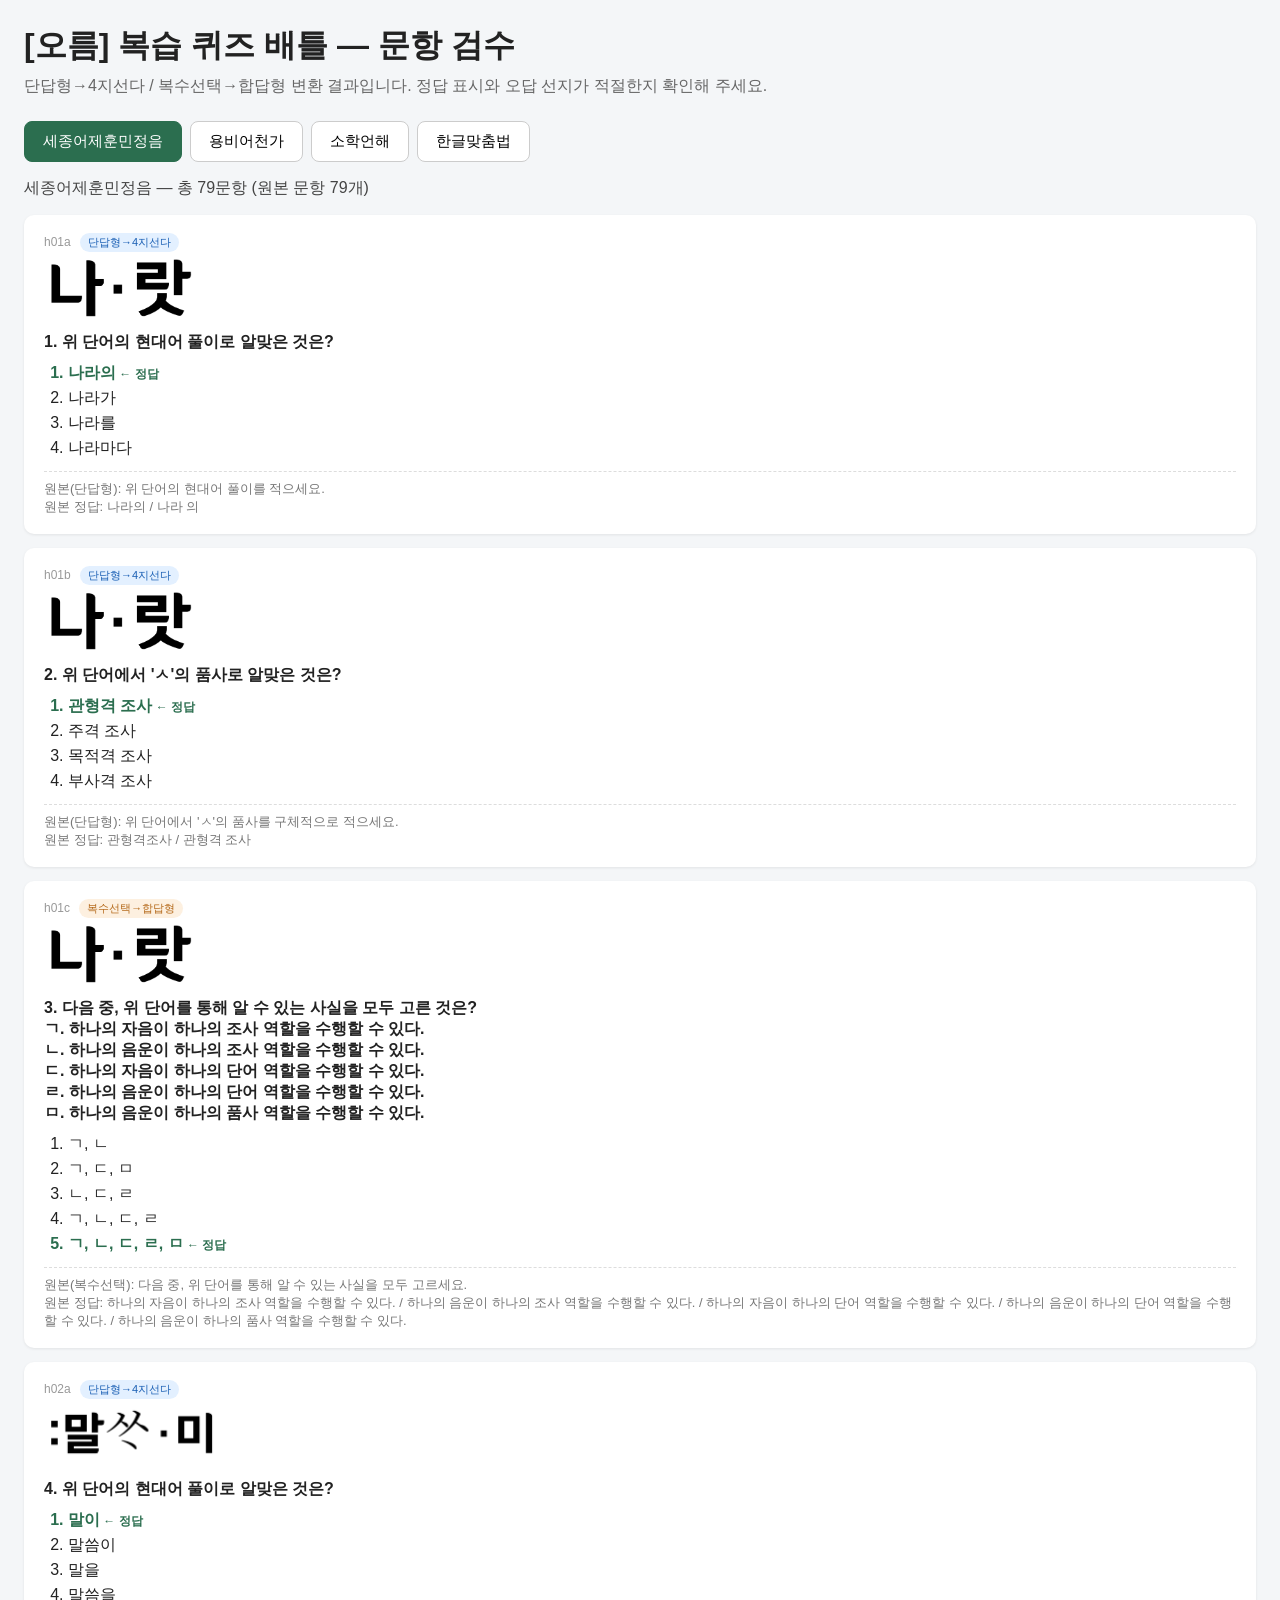
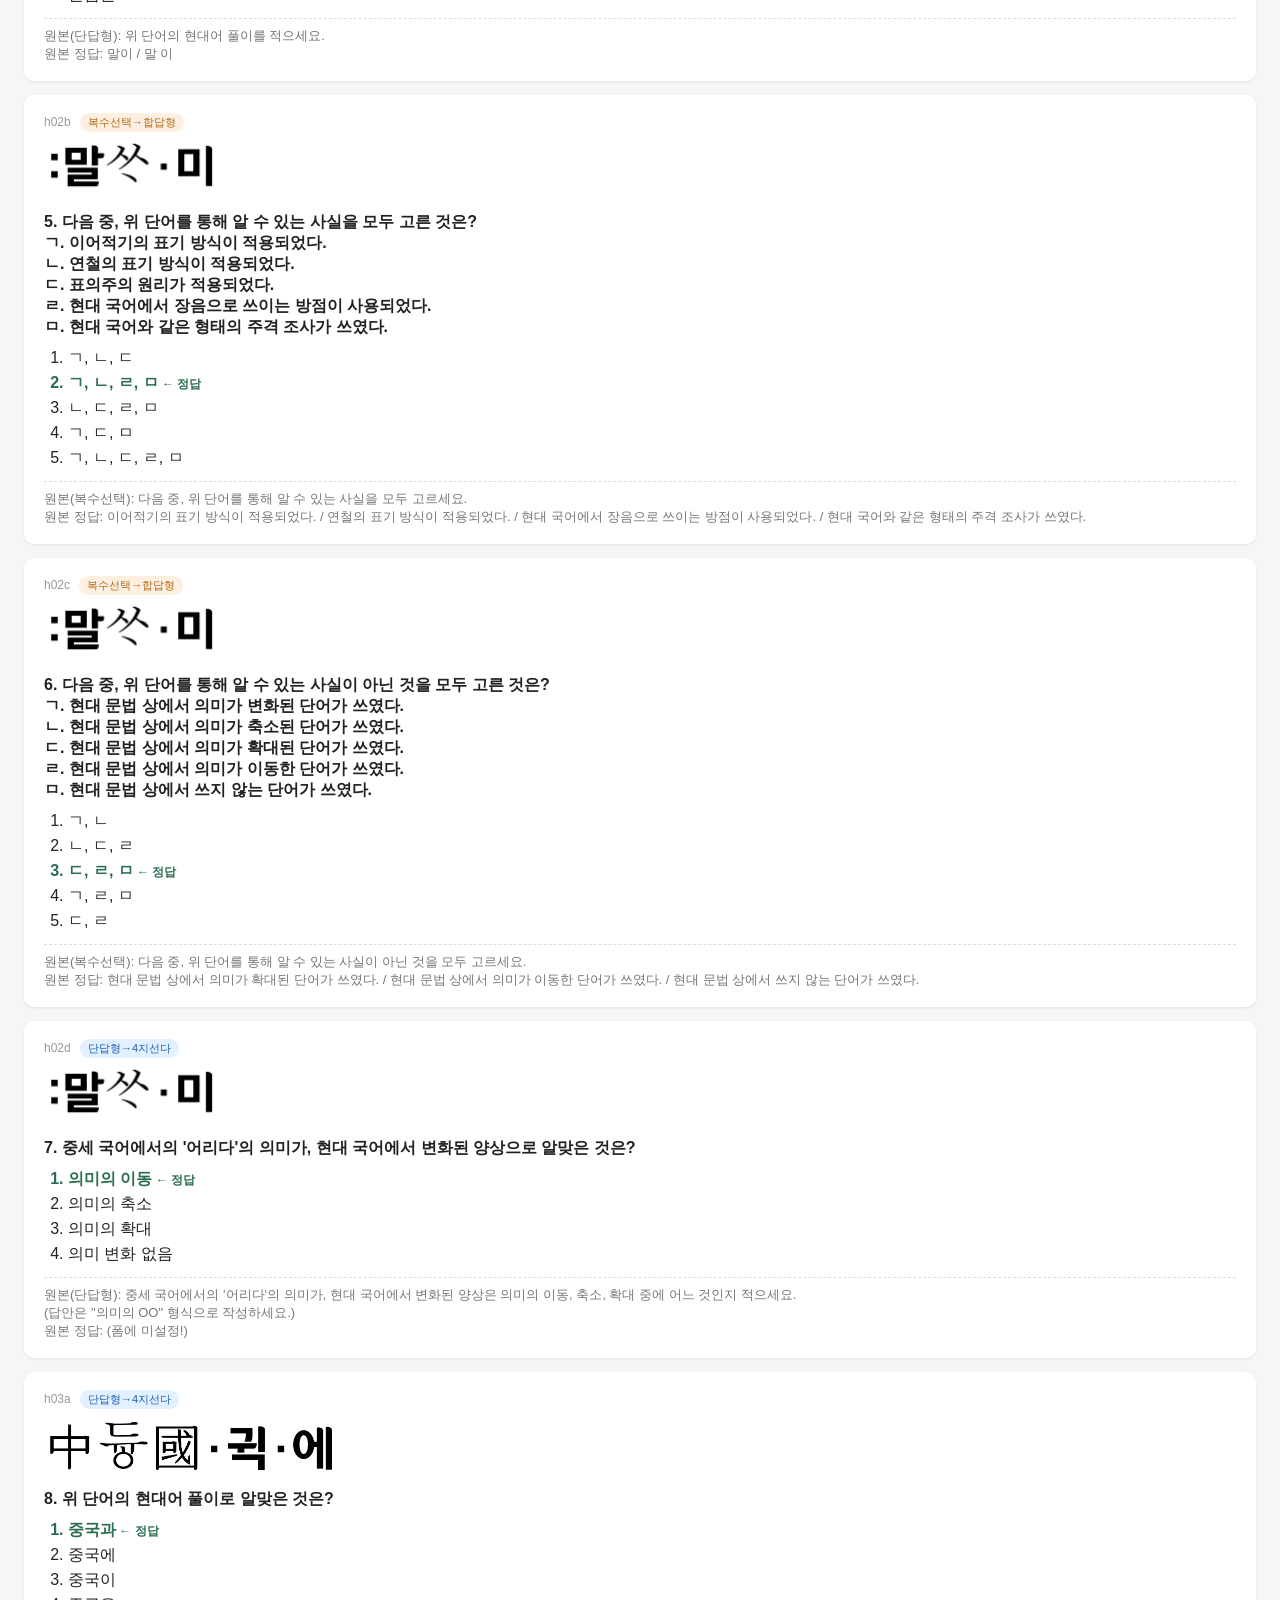
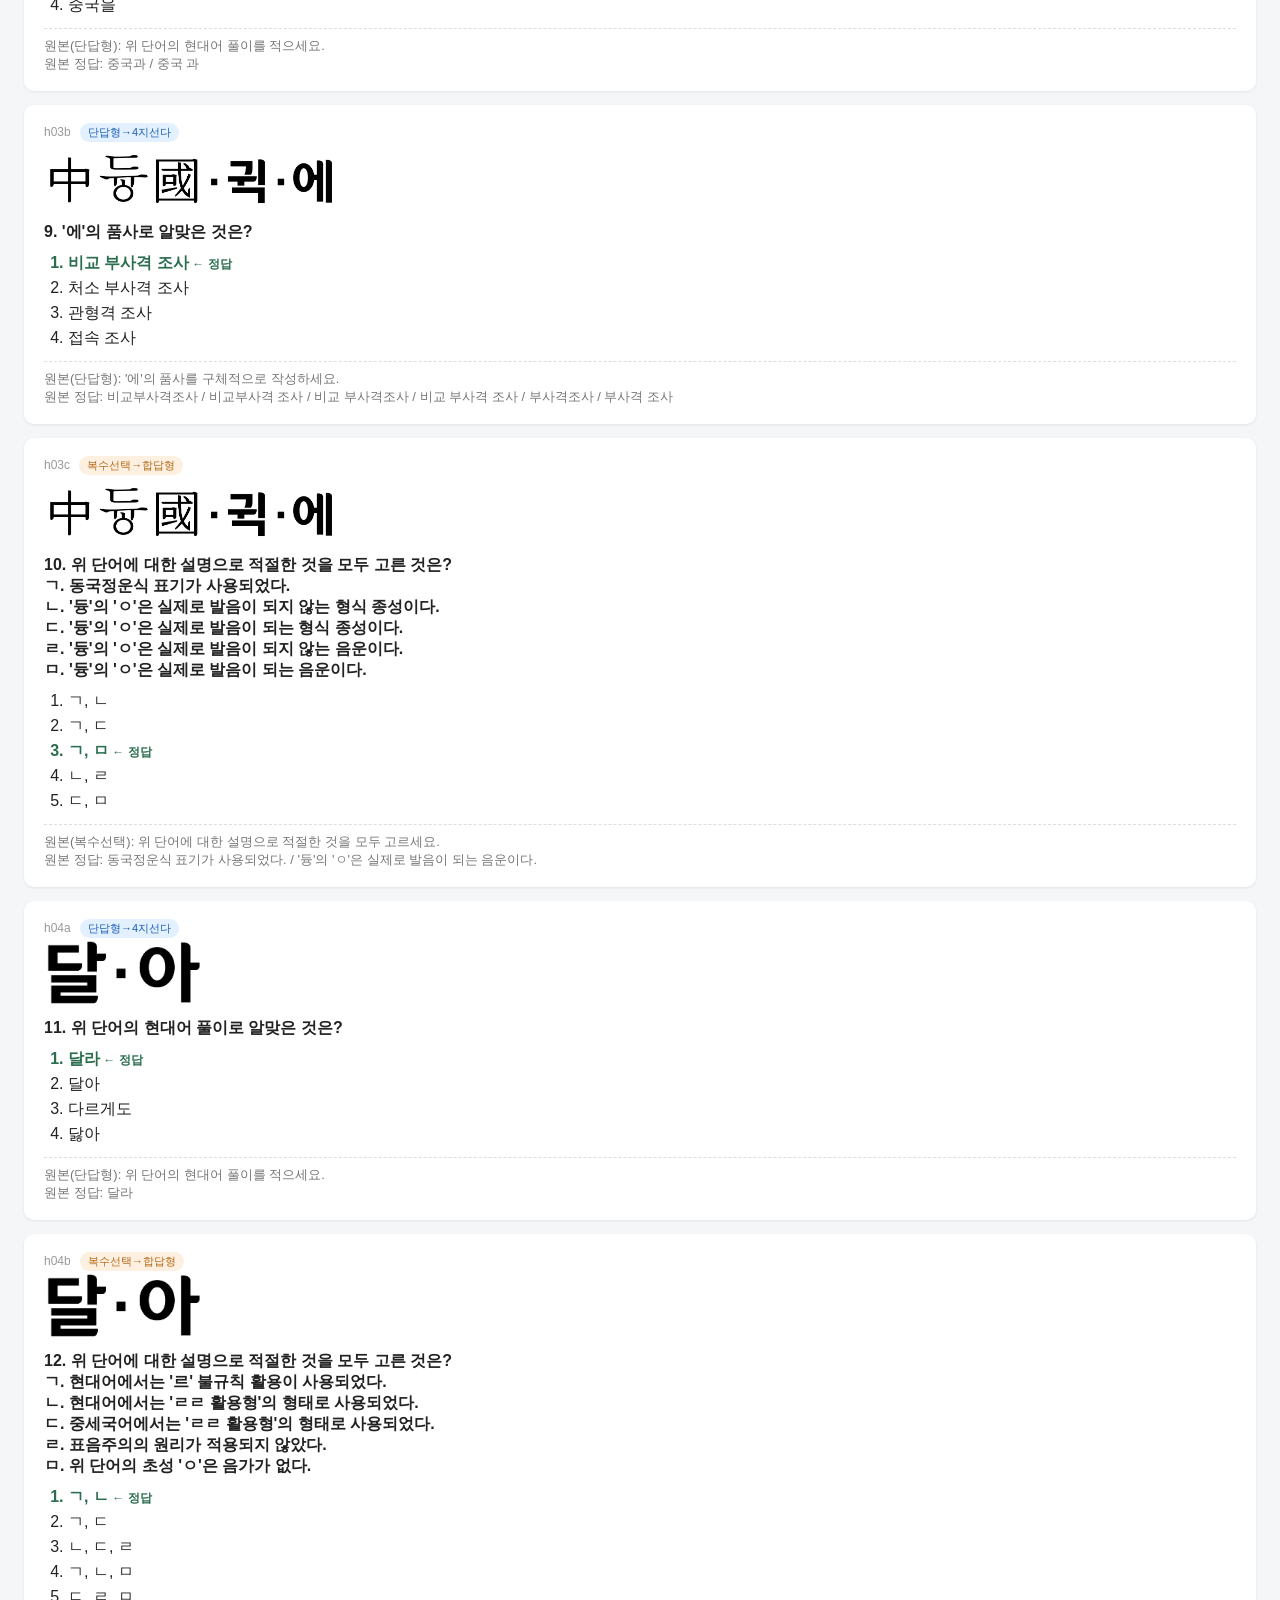
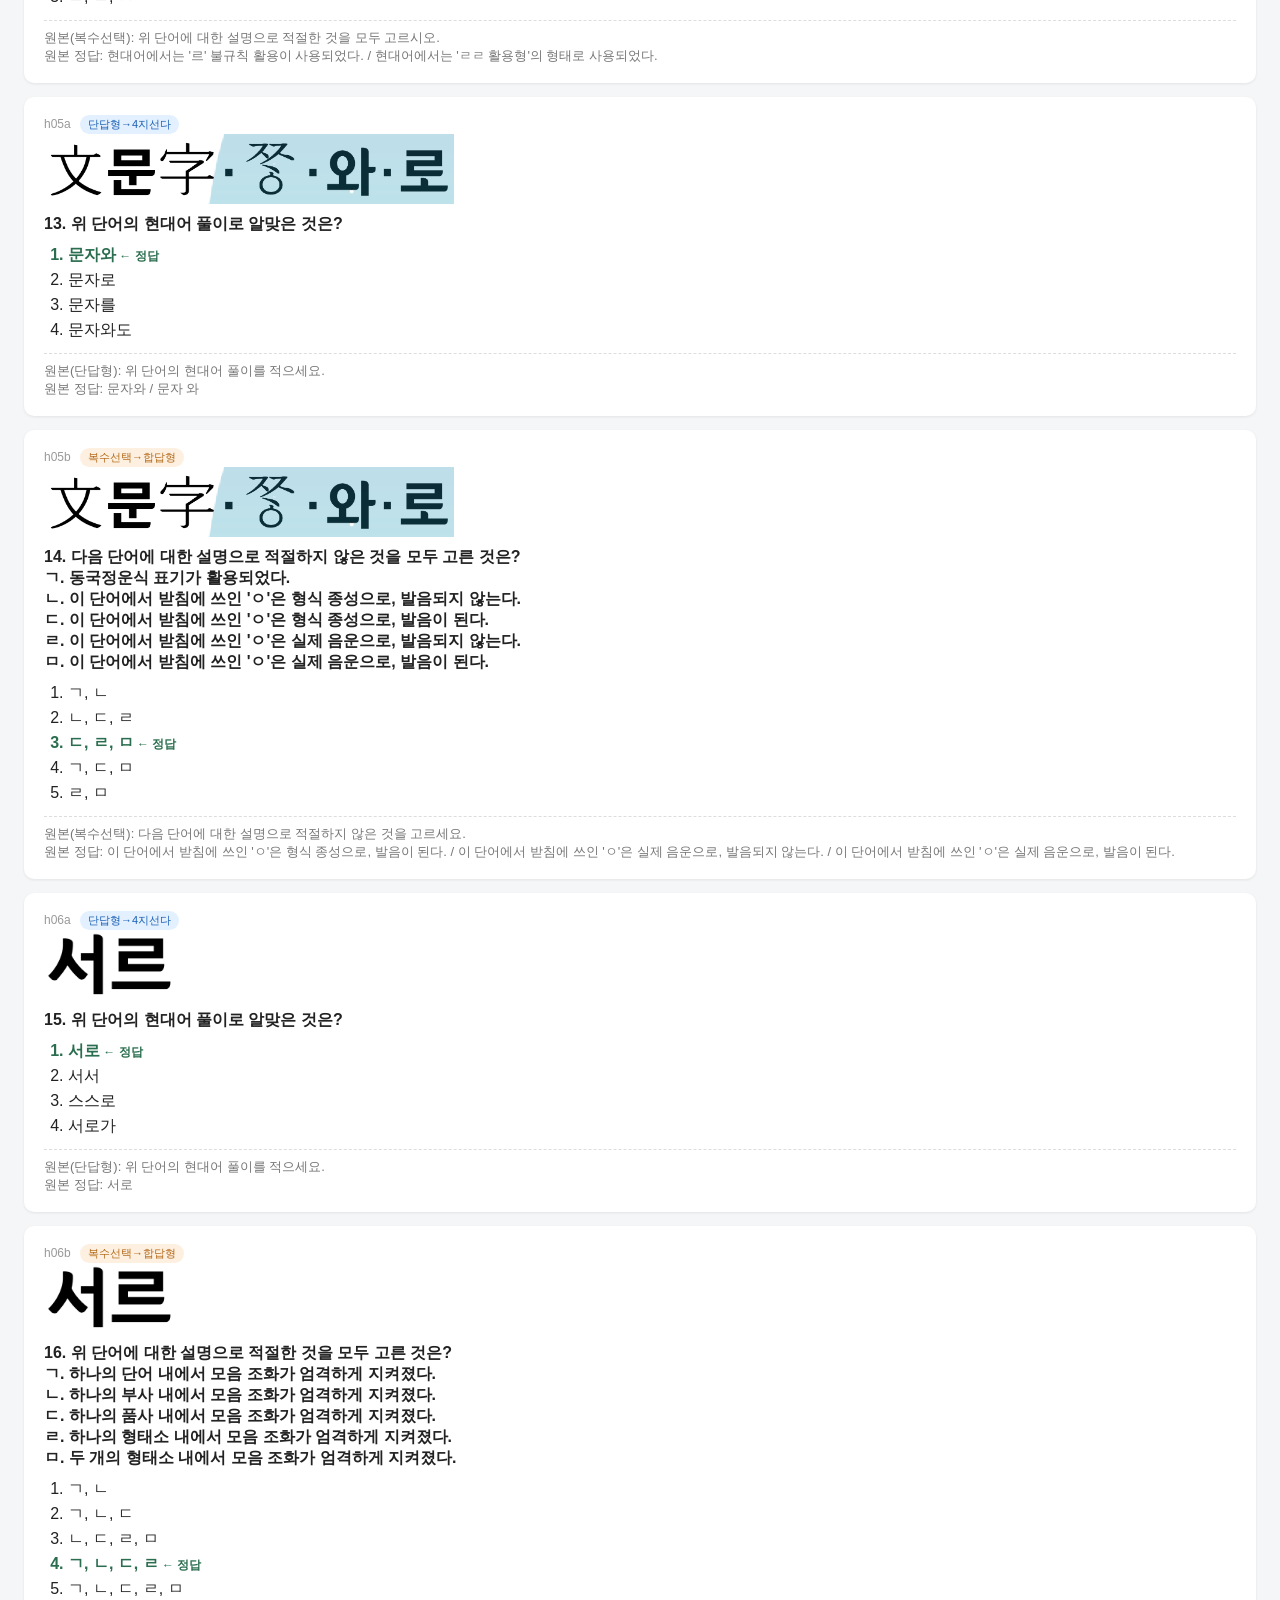
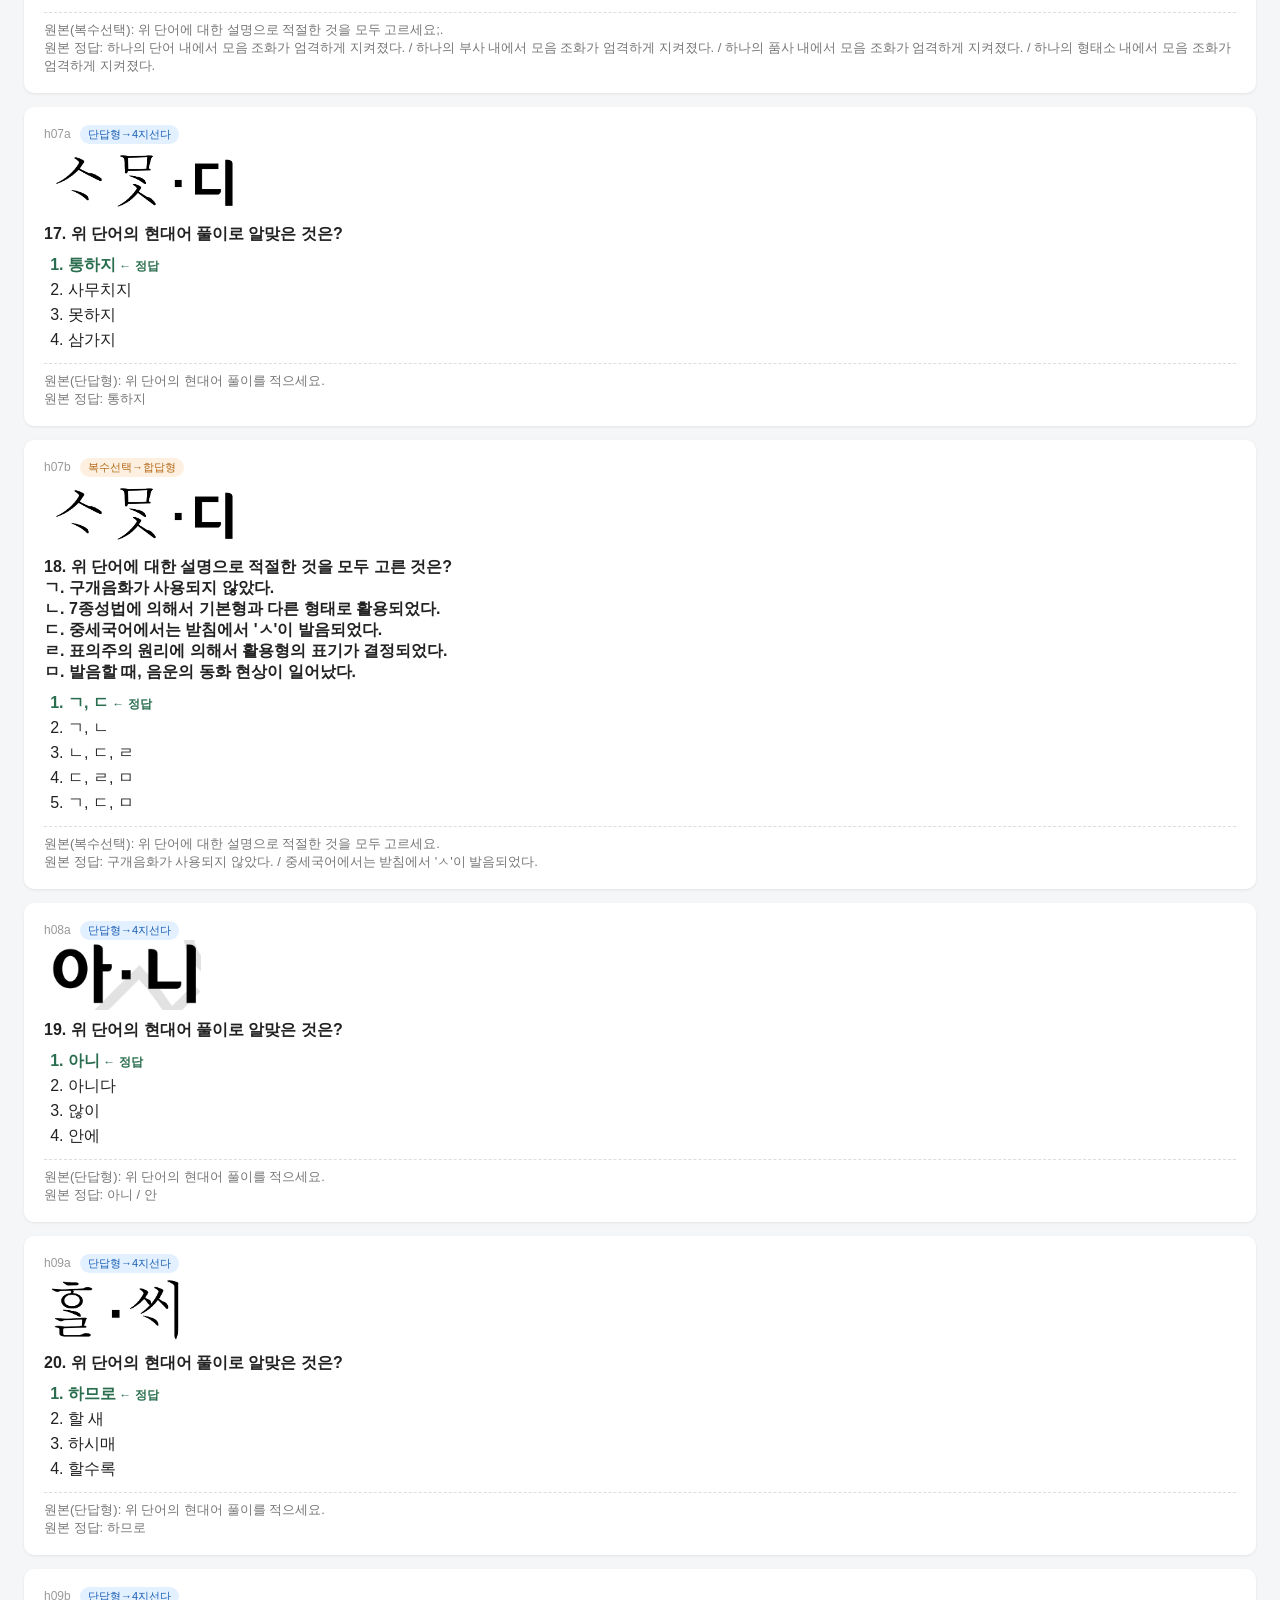
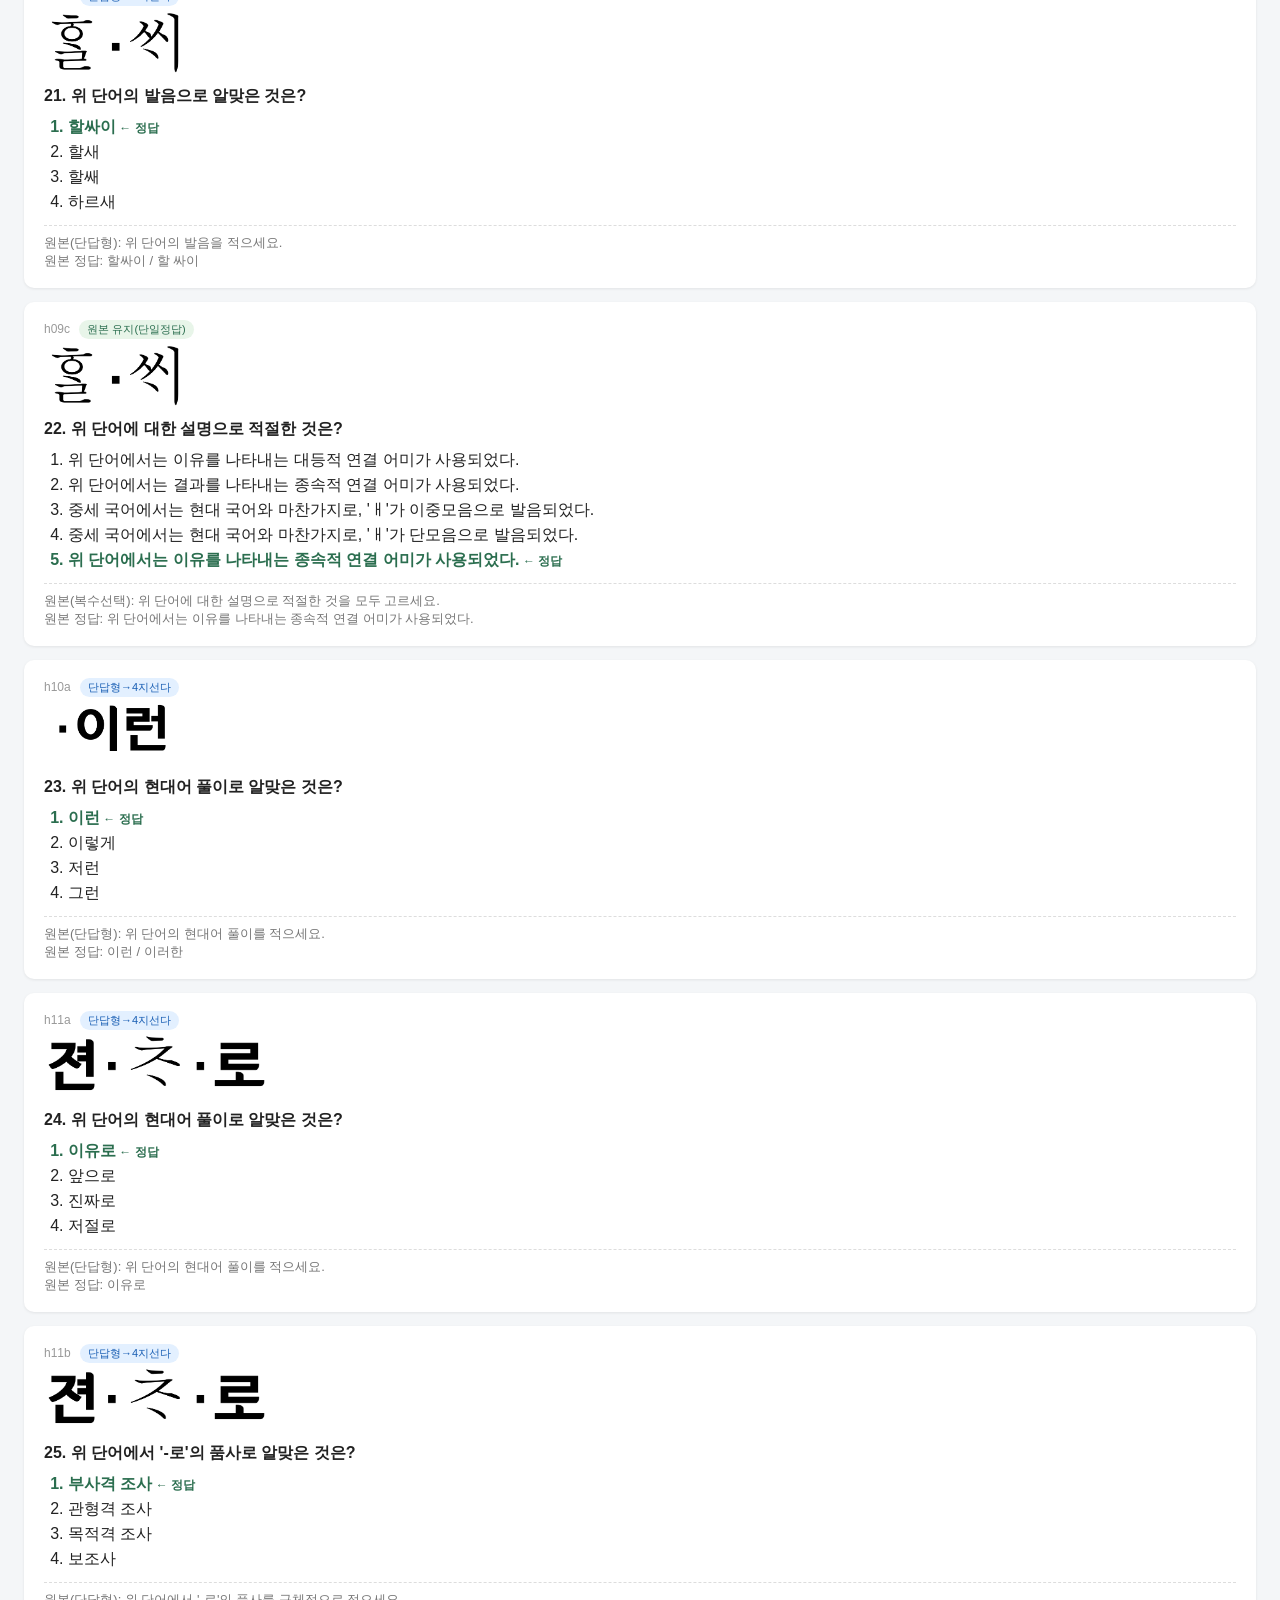
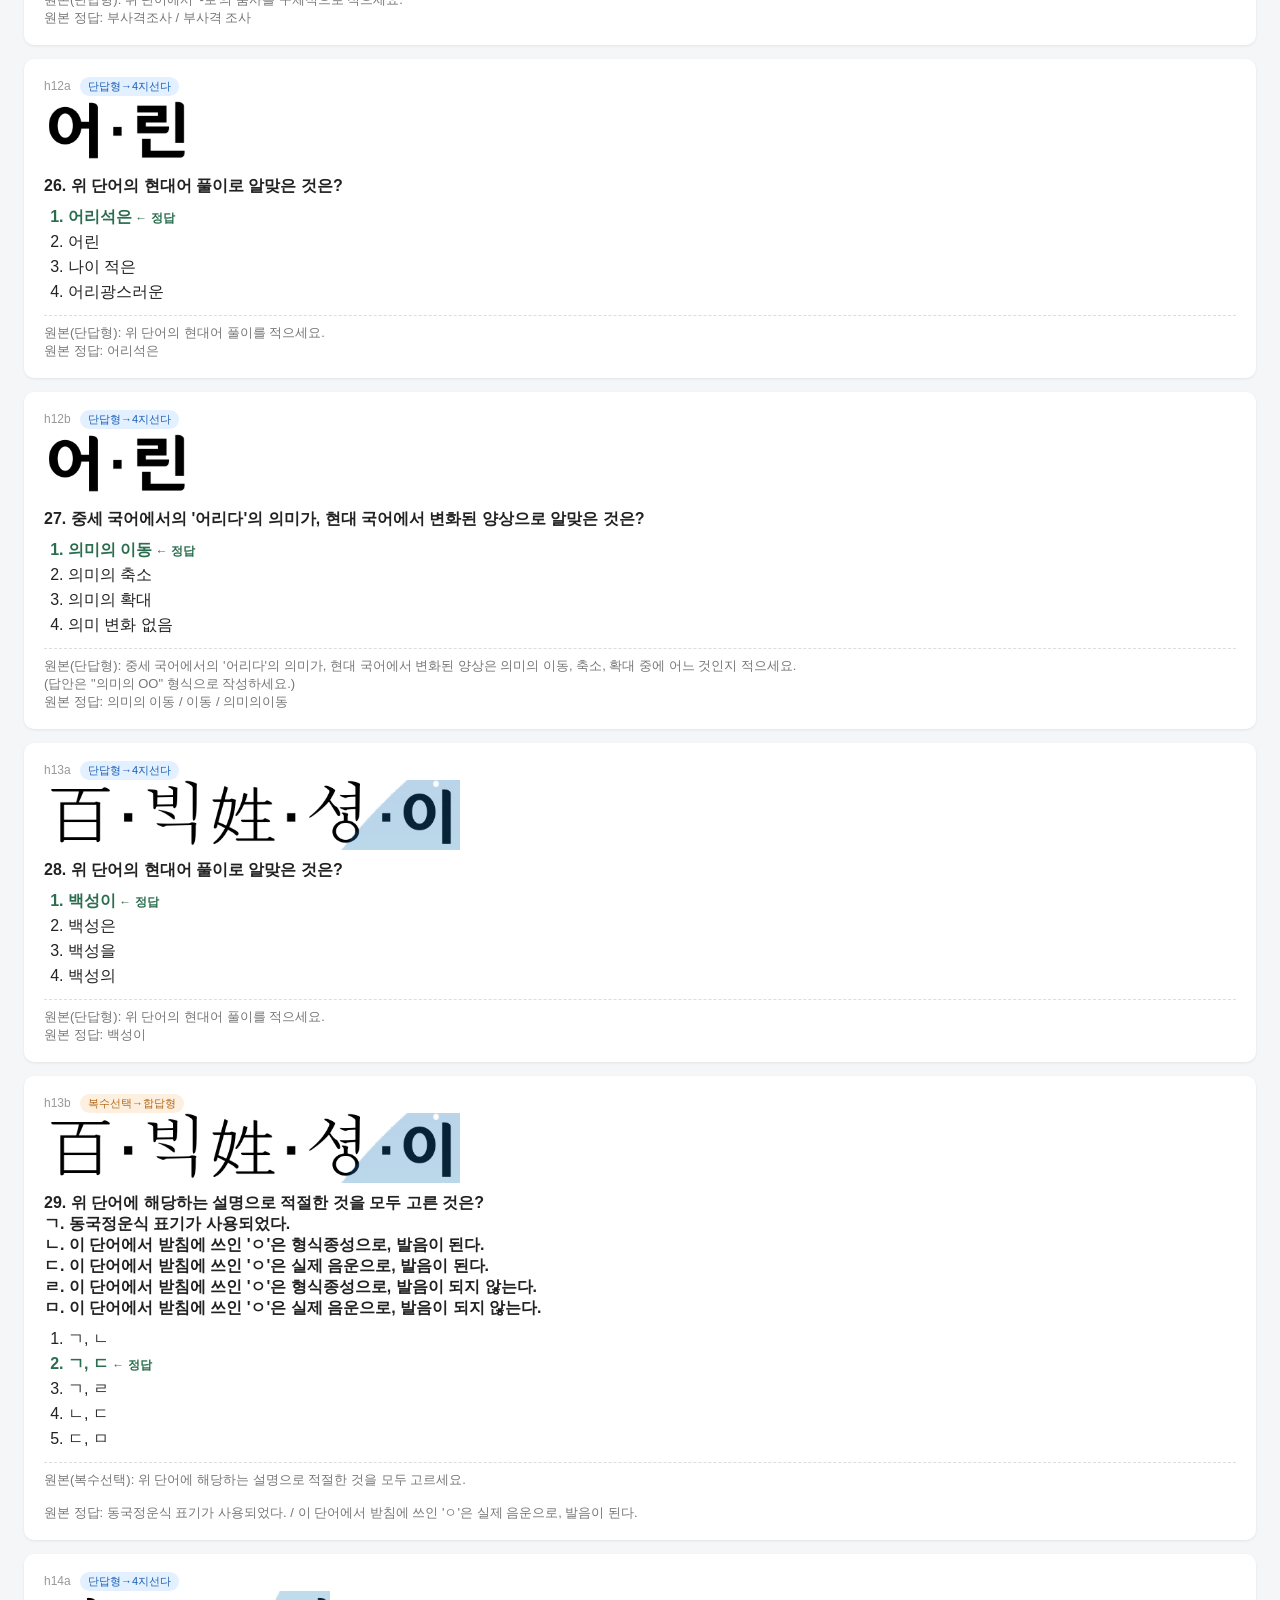
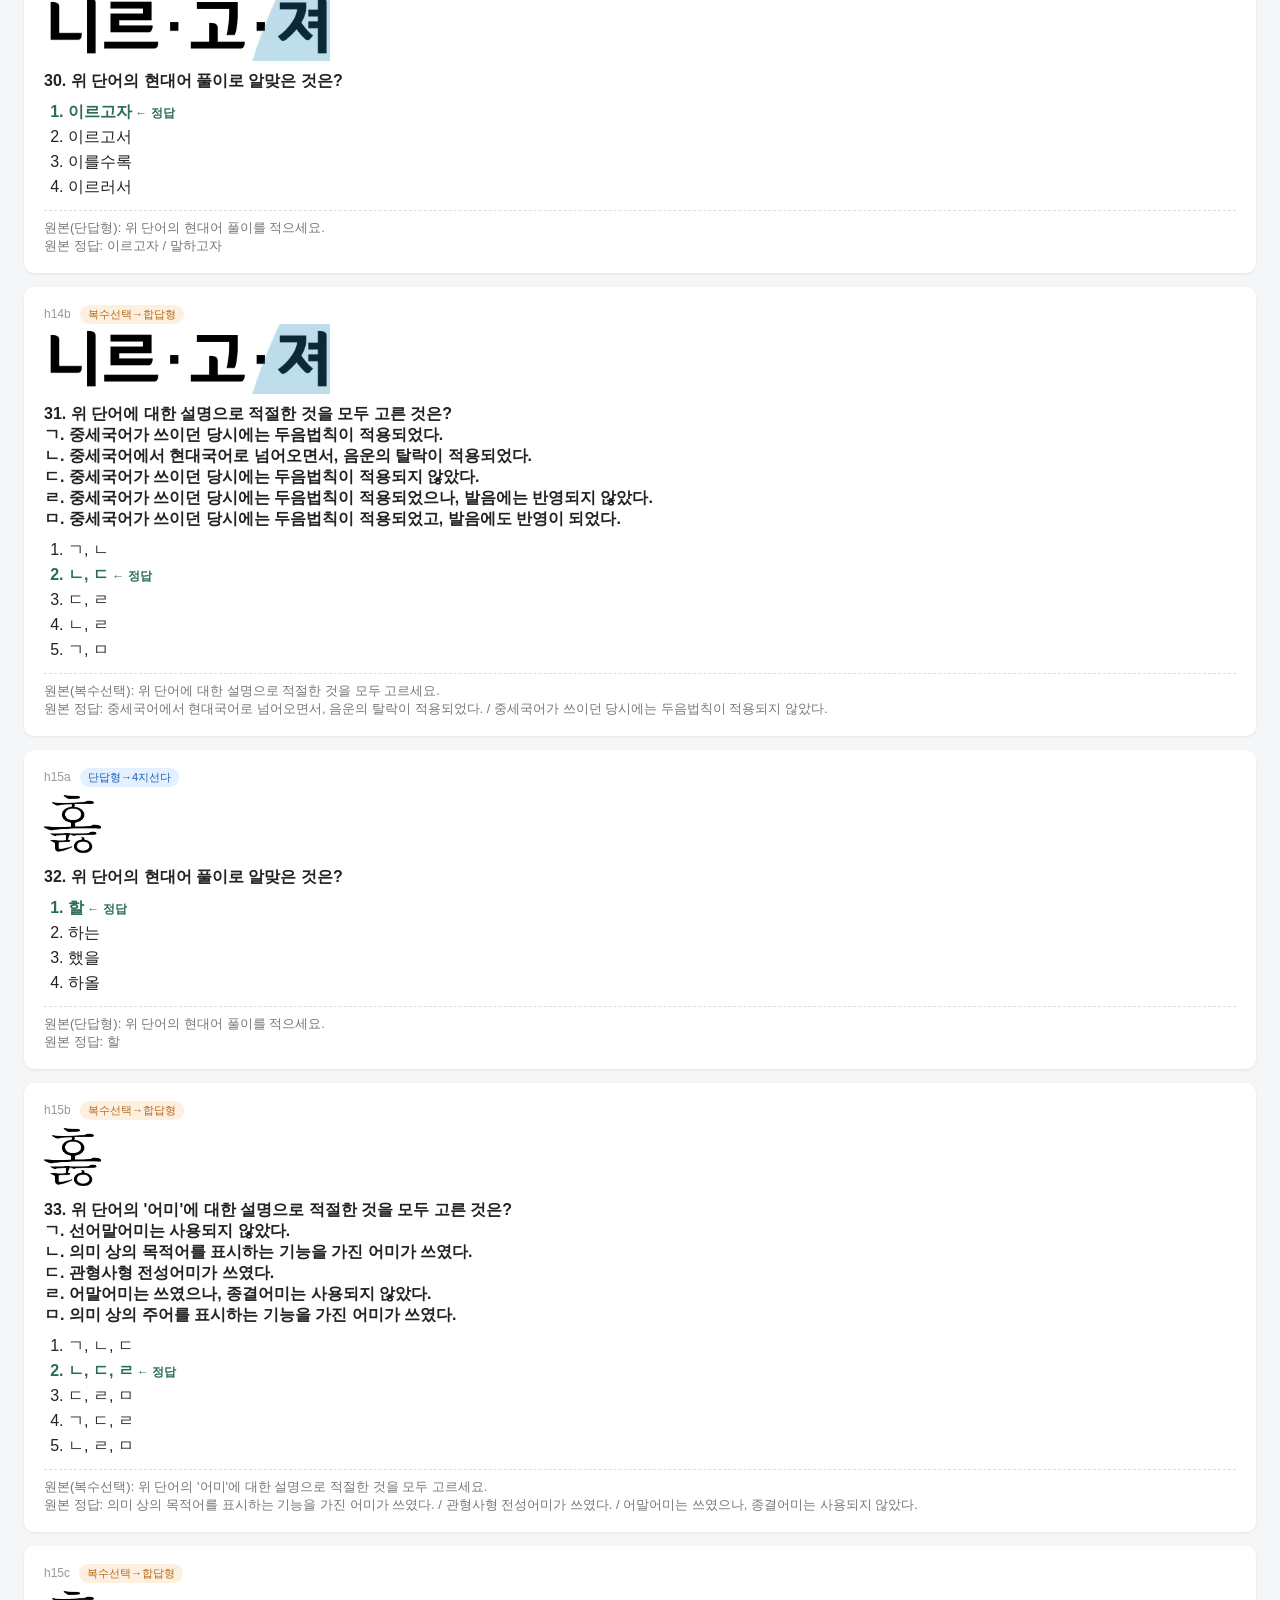
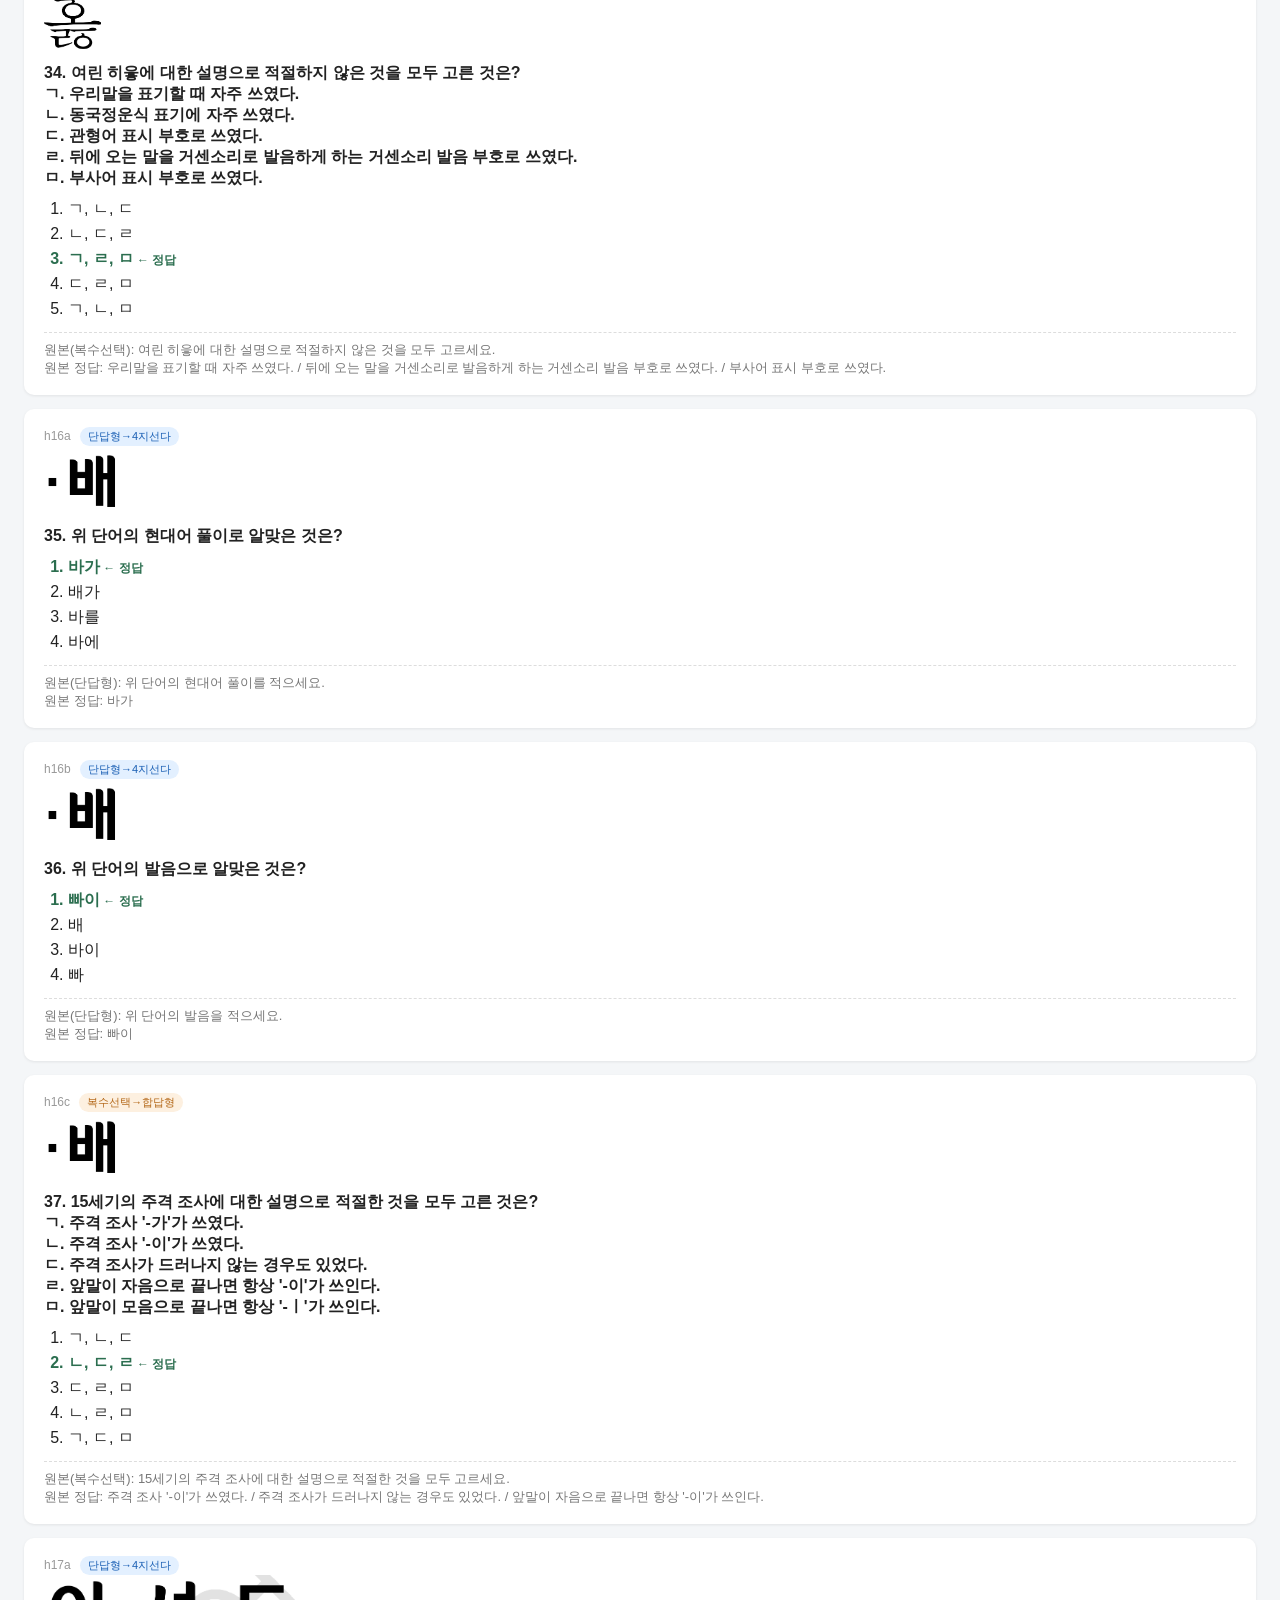
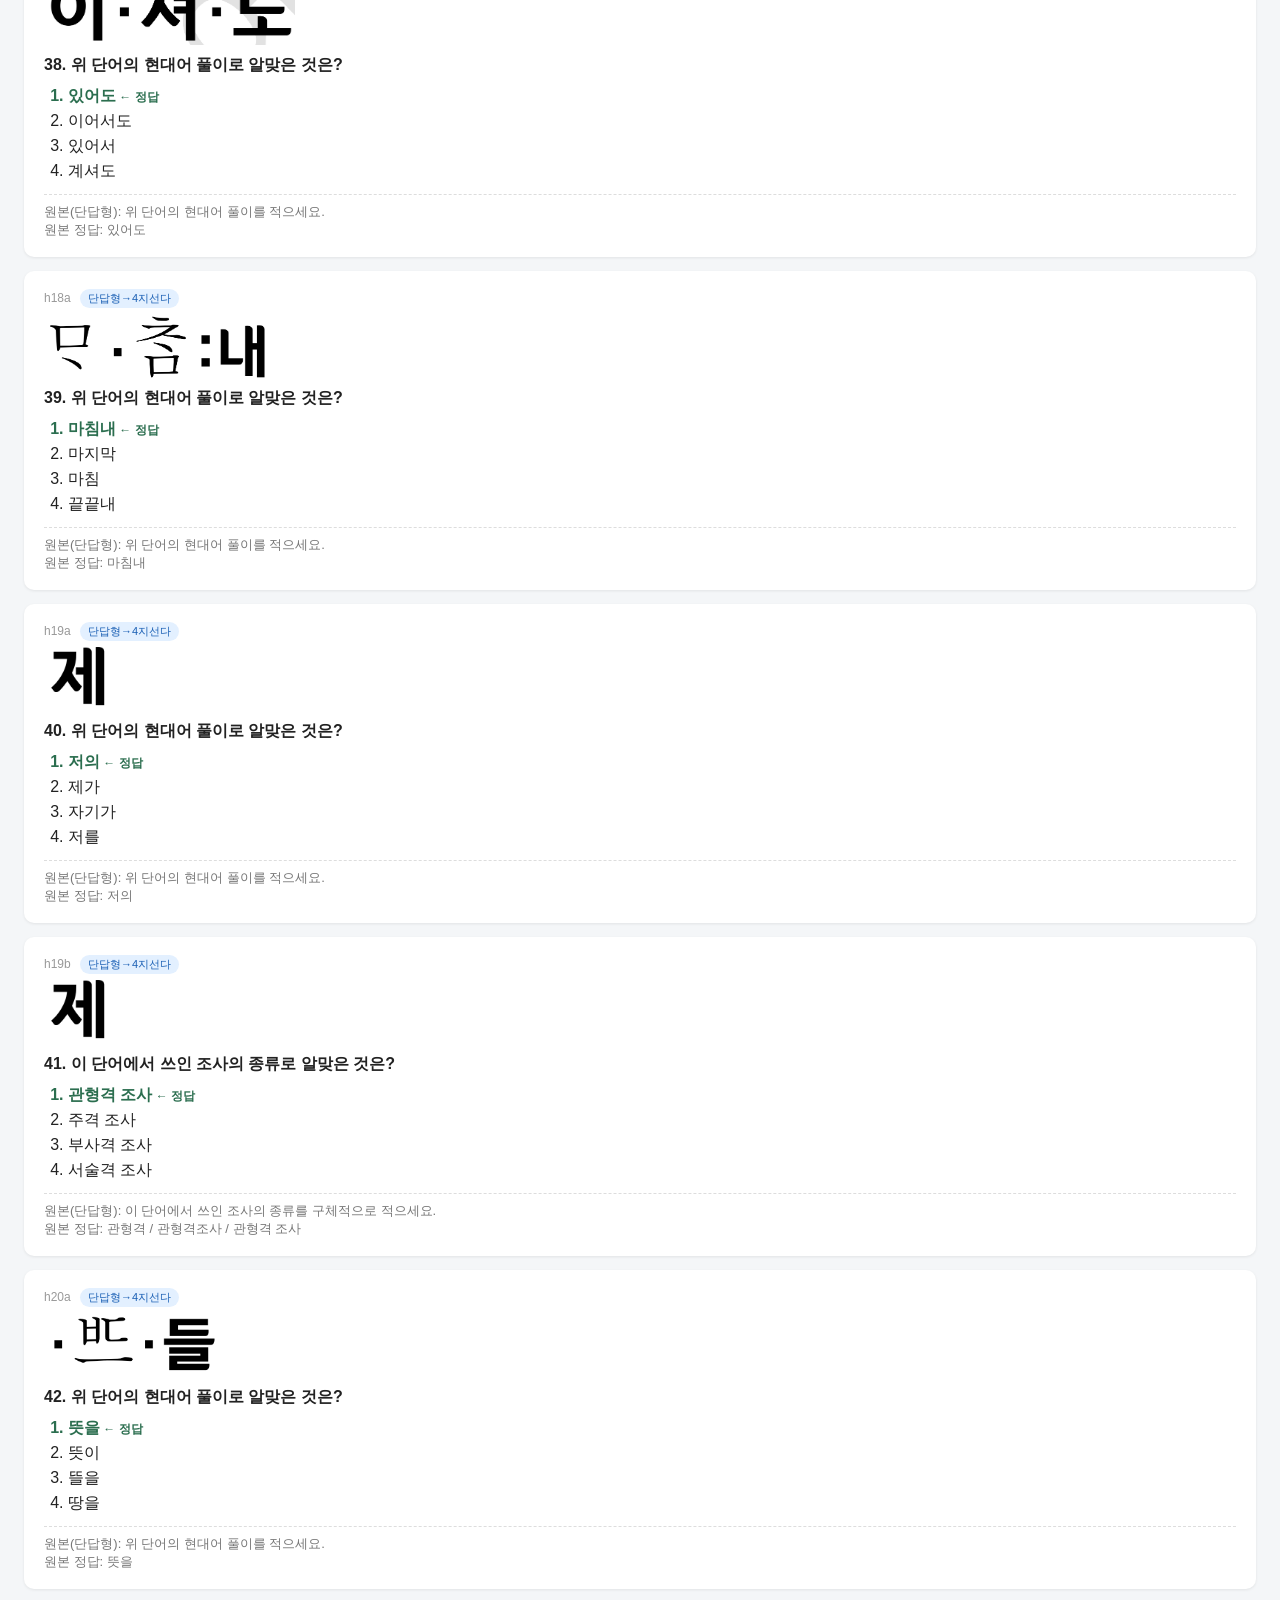
<file: review.html>
<!DOCTYPE html>
<html lang="ko">
<head>
<meta charset="UTF-8">
<meta name="viewport" content="width=device-width, initial-scale=1.0">
<title>[오름] 퀴즈 배틀 — 문항 검수</title>
<style>
  * { box-sizing: border-box; margin: 0; padding: 0; }
  body { font-family: 'Malgun Gothic', sans-serif; background: #f4f6f8; color: #222; padding: 24px; }
  h1 { margin-bottom: 8px; }
  .sub { color: #666; margin-bottom: 24px; }
  nav button { padding: 10px 18px; margin-right: 8px; border: 1px solid #ccc; background: #fff; border-radius: 8px; cursor: pointer; font-size: 15px; }
  nav button.on { background: #2b6e4f; color: #fff; border-color: #2b6e4f; }
  .stats { margin: 16px 0; color: #444; }
  .card { background: #fff; border-radius: 10px; padding: 18px 20px; margin-bottom: 14px; box-shadow: 0 1px 3px rgba(0,0,0,.08); }
  .card img { max-height: 70px; display: block; margin-bottom: 10px; }
  .qid { font-size: 12px; color: #999; }
  .badge { display: inline-block; font-size: 11px; padding: 2px 8px; border-radius: 10px; margin-left: 6px; vertical-align: middle; }
  .badge.short { background: #e3f0ff; color: #1a5fb4; }
  .badge.hapdap { background: #fdf0e0; color: #b4691a; }
  .badge.mc { background: #e8f5e9; color: #2b6e4f; }
  .prompt { font-weight: bold; margin: 8px 0; white-space: pre-line; }
  ol.choices { margin: 6px 0 10px 24px; }
  ol.choices li { padding: 2px 0; }
  ol.choices li.ans { color: #2b6e4f; font-weight: bold; }
  ol.choices li.ans::after { content: '  ← 정답'; font-size: 12px; }
  .orig { font-size: 13px; color: #777; border-top: 1px dashed #ddd; padding-top: 8px; margin-top: 8px; white-space: pre-line; }
</style>
</head>
<body>
<h1>[오름] 복습 퀴즈 배틀 — 문항 검수</h1>
<p class="sub">단답형→4지선다 / 복수선택→합답형 변환 결과입니다. 정답 표시와 오답 선지가 적절한지 확인해 주세요.</p>
<nav id="nav"></nav>
<div class="stats" id="stats"></div>
<div id="list"></div>

<script src="data/hunmin.js"></script>
<script src="data/yongbi.js"></script>
<script src="data/sohak.js"></script>
<script src="data/matchum.js"></script>
<script src="data/raw-hunmin.js"></script>
<script src="data/raw-yongbi.js"></script>
<script src="data/raw-sohak.js"></script>
<script>
var SRC_LABEL = { short: '단답형→4지선다', hapdap: '복수선택→합답형', mc: '원본 유지(단일정답)' };

function origInfo(rawItem) {
  if (rawItem === undefined) return '(카훗 원본 — 폼 대조 없음)';
  if (!rawItem) return '(원본 매칭 없음 — 확인 필요)';
  var out = '원본(' + (rawItem.type === 'short' ? '단답형' : '복수선택') + '): ' + rawItem.title;
  if (rawItem.grading && rawItem.grading[1]) {
    var answers = rawItem.grading[1].map(function(a){ return a[0]; });
    out += '\n원본 정답: ' + answers.join(' / ');
  } else {
    out += '\n원본 정답: (폼에 미설정!)';
  }
  return out;
}

function render(quizId) {
  var quiz = window.QUIZZES[quizId];
  var rawQ = window.RAW[quizId]
    ? window.RAW[quizId].items.filter(function(it){ return it.type === 'short' || it.type === 'check'; }).slice(1)
    : [];
  var html = '';
  quiz.questions.forEach(function(q, idx){
    var raw = rawQ[idx];
    html += '<div class="card">'
      + '<div class="qid">' + q.id + ' <span class="badge ' + q.src + '">' + SRC_LABEL[q.src] + '</span></div>'
      + (q.image ? '<img src="' + q.image + '">' : '')
      + '<div class="prompt">' + (idx + 1) + '. ' + q.prompt.replace(/</g, '&lt;') + '</div>'
      + '<ol class="choices">'
      + q.choices.map(function(c, i){ return '<li class="' + (i === q.answer ? 'ans' : '') + '">' + c.replace(/</g, '&lt;') + '</li>'; }).join('')
      + '</ol>'
      + '<div class="orig">' + origInfo(raw).replace(/</g, '&lt;') + '</div>'
      + '</div>';
  });
  document.getElementById('list').innerHTML = html;
  document.getElementById('stats').textContent = quiz.title + ' — 총 ' + quiz.questions.length + '문항' + (rawQ.length ? ' (원본 문항 ' + rawQ.length + '개)' : ' (카훗 원본)');
  document.querySelectorAll('nav button').forEach(function(b){ b.classList.toggle('on', b.dataset.q === quizId); });
}

var nav = document.getElementById('nav');
['hunmin', 'yongbi', 'sohak', 'matchum'].forEach(function(id){
  var b = document.createElement('button');
  b.textContent = window.QUIZZES[id].title;
  b.dataset.q = id;
  b.onclick = function(){ render(id); };
  nav.appendChild(b);
});
render('hunmin');
</script>
</body>
</html>
</file>
